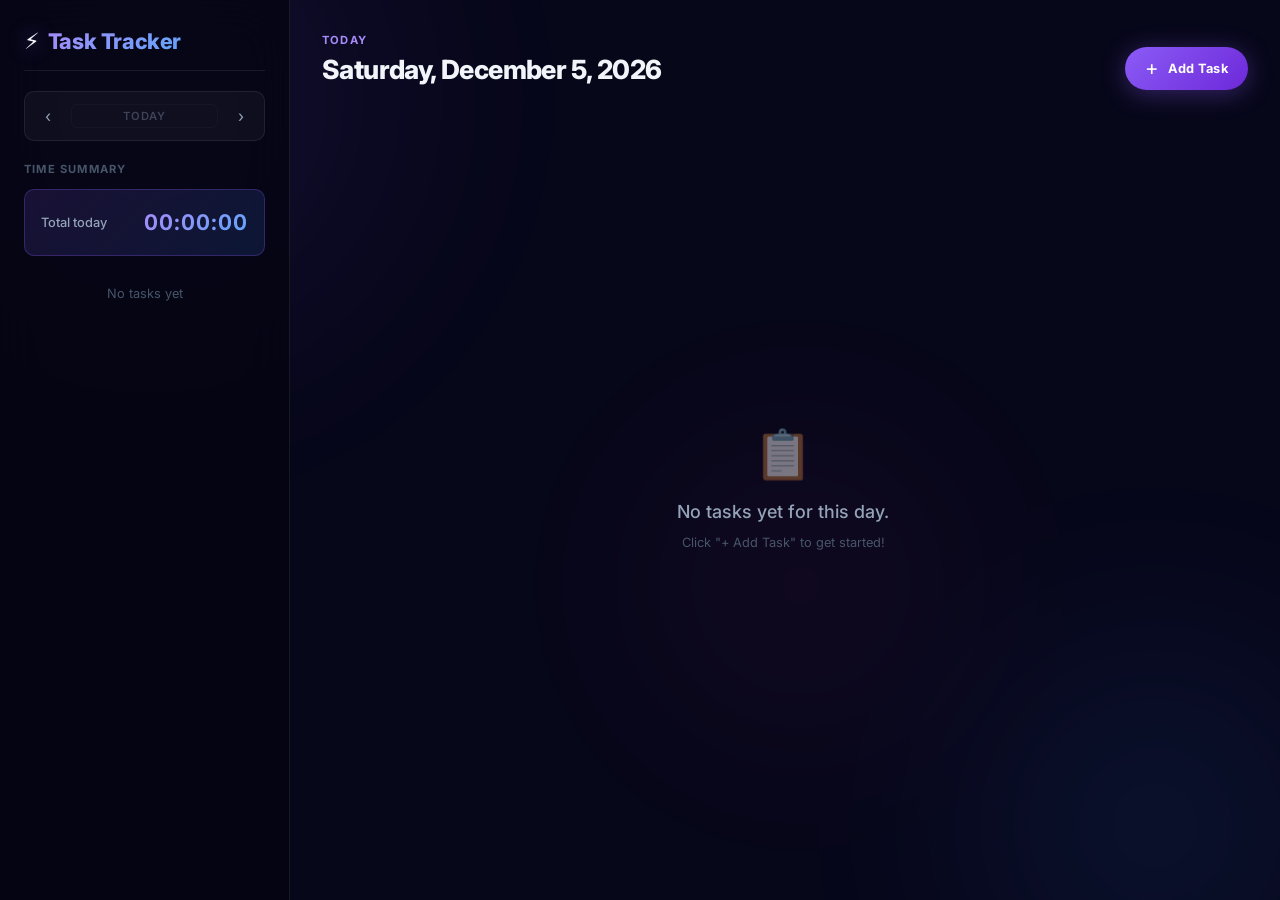
<file: index.html>
<!DOCTYPE html>
<html lang="en">

<head>
  <meta charset="UTF-8" />
  <meta name="viewport" content="width=device-width, initial-scale=1.0" />

  <!-- SEO -->
  <title>Task Tracker — Daily Planner & Time Logger</title>
  <meta name="description" content="A perfect daily task planner with built-in time tracking.
                 Plan your day, start timers on individual tasks, and review
                 a full time summary — all stored locally in your browser." />

  <!-- Stylesheet (includes Google Font import) -->
  <link rel="stylesheet" href="styles.css" />
</head>

<body>

  <!-- ═══════════════════════════════════════════════════════════════════════
       ANIMATED BACKGROUND ORBS
       Decorative radial-gradient blobs that drift slowly behind the UI.
       Defined in CSS; no JS required.
       ═══════════════════════════════════════════════════════════════════════ -->
  <div class="bg-orbs" aria-hidden="true">
    <div class="bg-orb bg-orb-1"></div>
    <div class="bg-orb bg-orb-2"></div>
    <div class="bg-orb bg-orb-3"></div>
  </div>

  <!-- ═══════════════════════════════════════════════════════════════════════
       APP CONTAINER — two-column grid (sidebar + main)
       ═══════════════════════════════════════════════════════════════════════ -->
  <div class="app-container">

    <!-- ──────────────────────────────────────────────────────────────────────
         SIDEBAR
         Contains: brand, day navigation, time summary panel.
         ────────────────────────────────────────────────────────────────────── -->
    <aside class="sidebar" role="complementary" aria-label="Sidebar">

      <!-- Brand -->
      <div class="sidebar-brand">
        <span class="brand-icon" aria-hidden="true">⚡</span>
        <span class="brand-name">Task Tracker</span>
      </div>

      <!-- Day Navigation Controls -->
      <nav class="day-nav" aria-label="Day navigation">
        <button id="btn-prev" class="btn-nav" aria-label="Previous day" title="Previous day">‹</button>

        <button id="btn-today" class="btn-today" aria-label="Go to today" title="Jump to today">Today</button>

        <button id="btn-next" class="btn-nav" aria-label="Next day" title="Next day">›</button>
      </nav>

      <!-- Time Summary Panel -->
      <section class="summary-panel" aria-label="Time summary">
        <h2 class="summary-title">Time Summary</h2>

        <!-- Daily total -->
        <div class="summary-total-card">
          <span class="summary-total-label">Total today</span>
          <span id="summary-total" class="summary-total-time" aria-live="polite"
            aria-label="Total time spent today">00:00:00</span>
        </div>

        <!-- Per-task breakdown list — populated by Renderer.renderSummary() -->
        <ul id="summary-list" class="summary-list" aria-label="Time per task" aria-live="polite">
          <li class="summary-empty">No tasks yet</li>
        </ul>
      </section>

    </aside><!-- /sidebar -->


    <!-- ──────────────────────────────────────────────────────────────────────
         MAIN CONTENT
         Contains: date header, add-task form, task list.
         ────────────────────────────────────────────────────────────────────── -->
    <main class="main-content" role="main">

      <!-- Date Header -->
      <header class="date-header">
        <div class="date-label-group">
          <!-- Badge is hidden when not viewing today (toggled by Renderer) -->
          <span id="date-today-badge" class="date-today-badge hidden" aria-hidden="true">Today</span>

          <!-- h1: current selected date — updated by Renderer.renderDateHeader() -->
          <h1 id="current-date-label">Loading…</h1>
        </div>

        <!-- Opens the inline add-task form -->
        <button id="btn-add-task" class="btn-add-task" aria-label="Add a new task" aria-controls="add-task-form"
          aria-expanded="false">
          <span class="btn-plus" aria-hidden="true">+</span>
          Add Task
        </button>
      </header>

      <!-- ────────────────────────────────────────────────────────────────────
           ADD TASK FORM
           Hidden by default; shown when the user clicks "+ Add Task".
           The `hidden` class is toggled by initEventHandlers() in app.js.
           ──────────────────────────────────────────────────────────────────── -->
      <form id="add-task-form" class="add-task-form hidden" role="form" aria-label="New task form"
        onsubmit="return false;"><!-- Prevent native submit -->

        <input id="task-input" class="task-input" type="text" placeholder="What do you need to do?" maxlength="120"
          autocomplete="off" aria-label="Task title" aria-required="true" />

        <!-- Confirm adds the task; Cancel closes the form without saving -->
        <button id="btn-confirm-add" type="button" class="btn-confirm" aria-label="Add task">Add</button>

        <button id="btn-cancel-add" type="button" class="btn-cancel-add" aria-label="Cancel adding task">Cancel</button>
      </form>

      <!-- ────────────────────────────────────────────────────────────────────
           TASK LIST
           Populated by Renderer.renderTaskList(). Event delegation is set up
           in initEventHandlers() so no per-card listeners are needed.
           ──────────────────────────────────────────────────────────────────── -->
      <div id="task-list" class="task-list" role="list" aria-label="Tasks for the selected day" aria-live="polite">
        <!-- Task cards are injected here by app.js -->
      </div>

    </main><!-- /main-content -->

  </div><!-- /app-container -->

  <!-- ═══════════════════════════════════════════════════════════════════════
       SCRIPTS — core.js must be loaded before app.js
       ═══════════════════════════════════════════════════════════════════════ -->
  <script src="core.js"></script>
  <script src="app.js"></script>

</body>

</html>
</file>
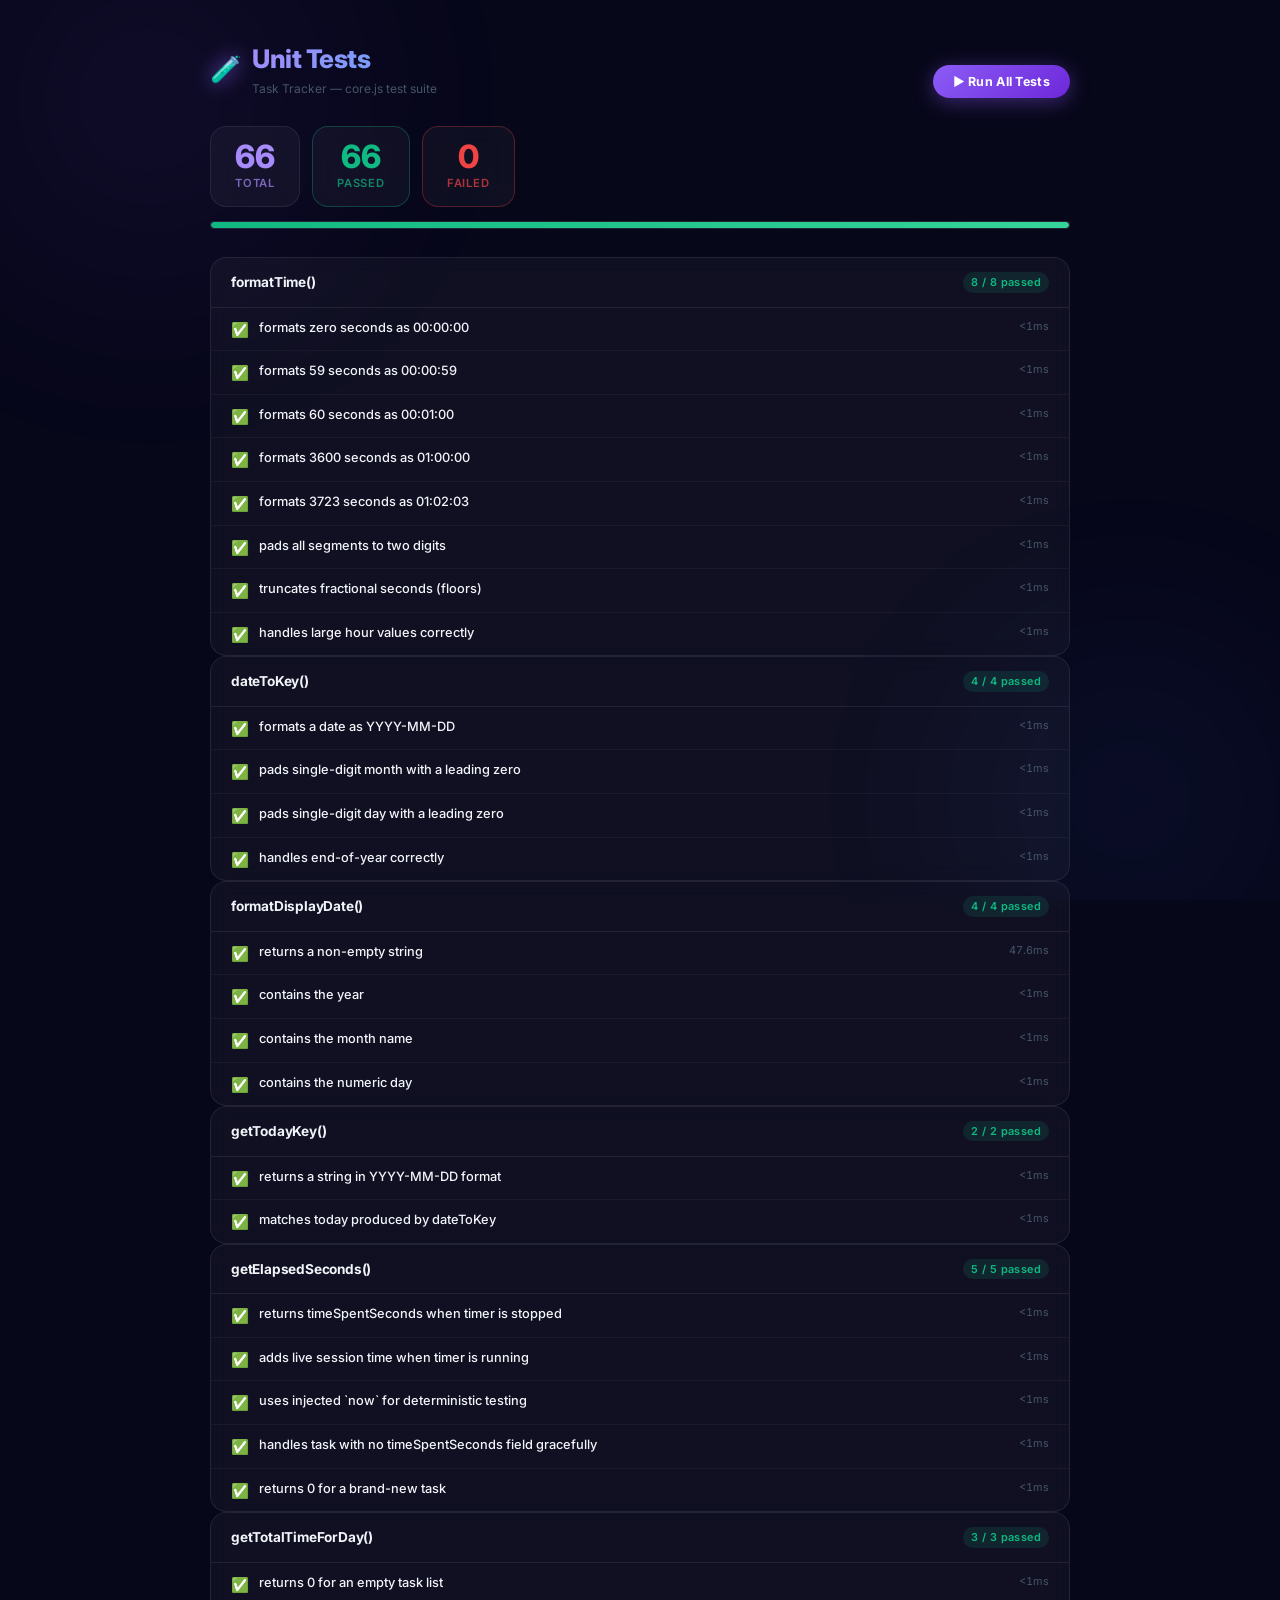
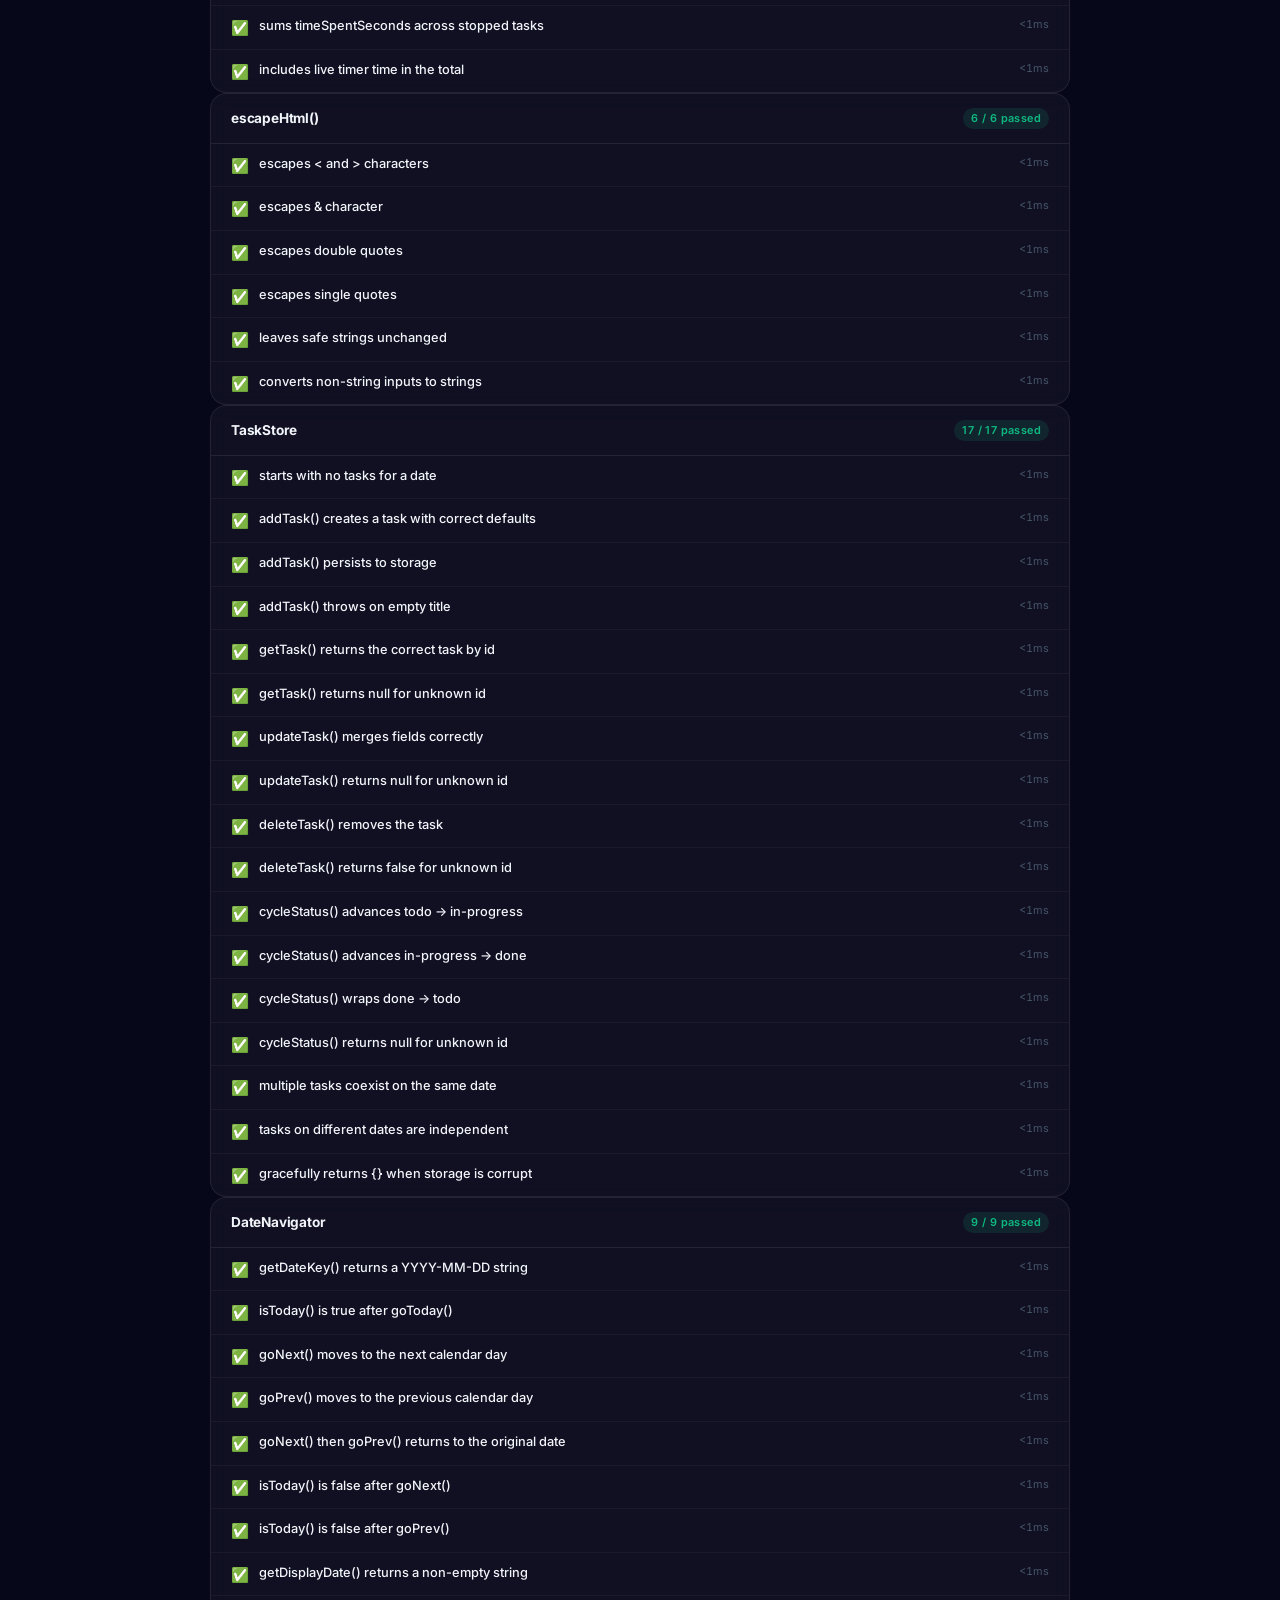
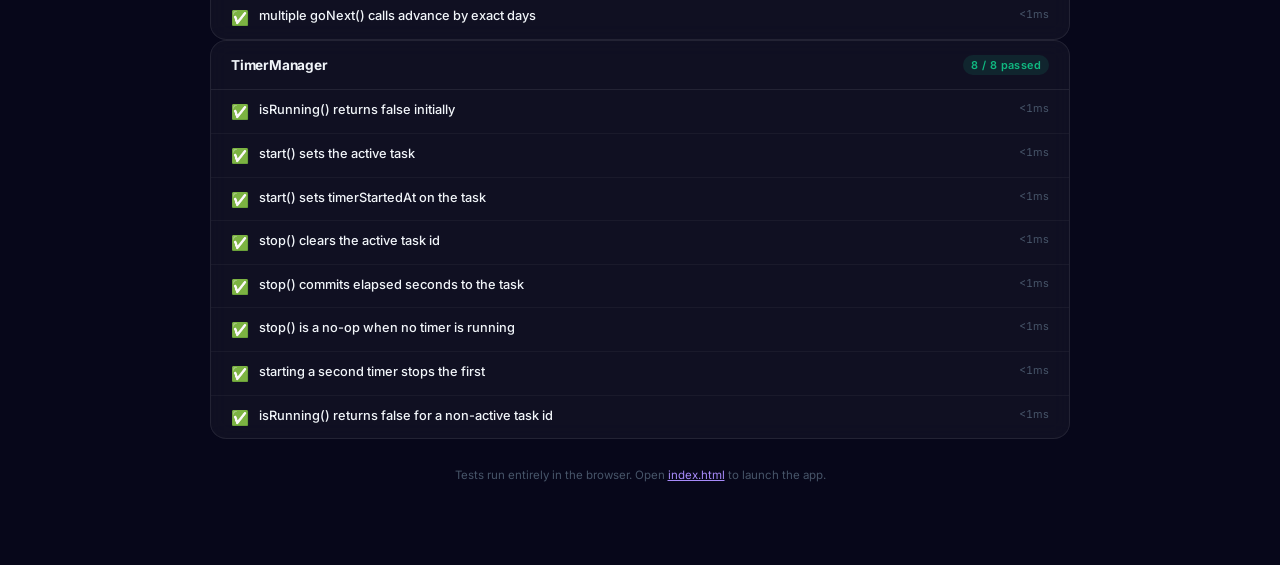
<file: tests.html>
<!DOCTYPE html>
<html lang="en">
<head>
  <meta charset="UTF-8" />
  <meta name="viewport" content="width=device-width, initial-scale=1.0" />
  <title>Task Tracker — Unit Tests</title>

  <!-- Google Font -->
  <link rel="preconnect" href="https://fonts.googleapis.com" />
  <link href="https://fonts.googleapis.com/css2?family=Inter:wght@300;400;500;600;700;800&display=swap" rel="stylesheet" />

  <style>
    /* ─── Design Tokens ─────────────────────────────────────────────────── */
    :root {
      --bg          : #07071a;
      --bg-card     : rgba(255,255,255,0.04);
      --bg-card-h   : rgba(255,255,255,0.07);
      --border      : rgba(255,255,255,0.08);
      --border-s    : rgba(255,255,255,0.15);
      --accent      : #8b5cf6;
      --accent-text : #a78bfa;
      --pass-color  : #10b981;
      --pass-bg     : rgba(16,185,129,0.12);
      --fail-color  : #ef4444;
      --fail-bg     : rgba(239,68,68,0.12);
      --skip-color  : #f59e0b;
      --text-1      : #f1f5f9;
      --text-2      : #94a3b8;
      --text-3      : #475569;
      --font        : 'Inter', system-ui, sans-serif;
      --r-sm        : 6px;
      --r-md        : 10px;
      --r-lg        : 16px;
      --r-pill      : 9999px;
    }

    /* ─── Reset & Base ───────────────────────────────────────────────────── */
    *, *::before, *::after { box-sizing: border-box; margin: 0; padding: 0; }
    html { height: 100%; }
    body {
      font-family     : var(--font);
      background-color: var(--bg);
      color           : var(--text-1);
      min-height      : 100%;
      padding         : 40px 24px 80px;
      -webkit-font-smoothing: antialiased;
      font-size       : 14px;
      line-height     : 1.5;
    }

    /* ─── Background Orbs ───────────────────────────────────────────────── */
    .bg-orbs { position: fixed; inset: 0; z-index: 0; pointer-events: none; overflow: hidden; }
    .orb {
      position     : absolute;
      border-radius: 50%;
      filter       : blur(90px);
      opacity      : 0.09;
      animation    : drift 24s ease-in-out infinite;
    }
    .orb-1 { width:600px;height:600px;background:radial-gradient(circle,#8b5cf6,transparent 70%);top:-200px;left:-150px;animation-delay:0s; }
    .orb-2 { width:500px;height:500px;background:radial-gradient(circle,#3b82f6,transparent 70%);bottom:-150px;right:-100px;animation-delay:-9s; }
    @keyframes drift {
      0%,100% { transform: translate(0,0); }
      50%      { transform: translate(20px,-20px); }
    }

    /* ─── Page Layout ───────────────────────────────────────────────────── */
    .page-wrap {
      position       : relative;
      z-index        : 1;
      max-width      : 860px;
      margin         : 0 auto;
      display        : flex;
      flex-direction : column;
      gap            : 28px;
    }

    /* ─── Header ────────────────────────────────────────────────────────── */
    .page-header { display: flex; align-items: flex-end; justify-content: space-between; gap: 16px; flex-wrap: wrap; }

    .header-title {
      display     : flex;
      align-items : center;
      gap         : 10px;
    }
    .header-icon { font-size: 1.6rem; filter: drop-shadow(0 0 10px rgba(139,92,246,0.9)); }
    .header-title h1 {
      font-size     : 1.6rem;
      font-weight   : 800;
      background    : linear-gradient(135deg,#a78bfa,#60a5fa);
      -webkit-background-clip: text;
      -webkit-text-fill-color: transparent;
      background-clip: text;
      letter-spacing: -0.5px;
    }
    .header-title p { font-size:0.75rem; color: var(--text-3); margin-top:2px; }

    /* ─── Score Cards ───────────────────────────────────────────────────── */
    .scoreboard {
      display  : flex;
      gap      : 12px;
      flex-wrap: wrap;
    }
    .score-card {
      display       : flex;
      flex-direction: column;
      align-items   : center;
      padding       : 14px 24px;
      background    : var(--bg-card);
      border        : 1px solid var(--border);
      border-radius : var(--r-lg);
      min-width     : 90px;
      gap           : 2px;
      backdrop-filter: blur(12px);
    }
    .score-card .count {
      font-size  : 2rem;
      font-weight: 800;
      line-height: 1;
    }
    .score-card .label { font-size: 0.7rem; font-weight: 600; letter-spacing: 0.8px; text-transform: uppercase; }
    .score-pass { border-color: rgba(16,185,129,0.3); }
    .score-pass .count { color: var(--pass-color); }
    .score-pass .label { color: rgba(16,185,129,0.7); }
    .score-fail { border-color: rgba(239,68,68,0.3); }
    .score-fail .count { color: var(--fail-color); }
    .score-fail .label { color: rgba(239,68,68,0.7); }
    .score-total .count { color: var(--accent-text); }
    .score-total .label { color: rgba(167,139,250,0.7); }

    /* ─── Progress Bar ──────────────────────────────────────────────────── */
    .progress-bar-wrap {
      background   : var(--bg-card);
      border       : 1px solid var(--border);
      border-radius: var(--r-pill);
      height       : 8px;
      overflow     : hidden;
    }
    .progress-bar-fill {
      height       : 100%;
      background   : linear-gradient(90deg, var(--pass-color), #34d399);
      border-radius: var(--r-pill);
      transition   : width 0.6s cubic-bezier(0.16,1,0.3,1);
    }

    /* ─── Suite Group ───────────────────────────────────────────────────── */
    .suite-group {
      background   : var(--bg-card);
      border       : 1px solid var(--border);
      border-radius: var(--r-lg);
      overflow     : hidden;
      backdrop-filter: blur(10px);
    }

    .suite-header {
      display        : flex;
      align-items    : center;
      justify-content: space-between;
      padding        : 14px 20px;
      border-bottom  : 1px solid var(--border);
      gap            : 12px;
    }

    .suite-name {
      font-size  : 0.85rem;
      font-weight: 700;
      color      : var(--text-1);
      letter-spacing: -0.2px;
    }

    .suite-badge {
      font-size     : 0.68rem;
      font-weight   : 600;
      padding       : 2px 8px;
      border-radius : var(--r-pill);
      letter-spacing: 0.4px;
    }

    .suite-badge.all-pass { background: var(--pass-bg); color: var(--pass-color); }
    .suite-badge.has-fail { background: var(--fail-bg); color: var(--fail-color); }

    /* ─── Individual Test Rows ──────────────────────────────────────────── */
    .test-row {
      display    : flex;
      align-items: flex-start;
      gap        : 10px;
      padding    : 10px 20px;
      border-bottom: 1px solid rgba(255,255,255,0.04);
      transition : background 140ms ease;
    }
    .test-row:last-child { border-bottom: none; }
    .test-row:hover { background: var(--bg-card-h); }

    .test-icon {
      flex-shrink: 0;
      font-size  : 0.9rem;
      margin-top : 1px;
    }

    .test-info { flex: 1; min-width: 0; }

    .test-name {
      font-size  : 0.8rem;
      font-weight: 500;
      color      : var(--text-1);
    }

    .test-error {
      font-size    : 0.72rem;
      color        : var(--fail-color);
      margin-top   : 4px;
      font-family  : 'Courier New', monospace;
      background   : var(--fail-bg);
      padding      : 4px 8px;
      border-radius: var(--r-sm);
      border-left  : 2px solid var(--fail-color);
      white-space  : pre-wrap;
      word-break   : break-all;
    }

    .test-duration {
      font-size    : 0.68rem;
      color        : var(--text-3);
      margin-left  : auto;
      flex-shrink  : 0;
      font-variant-numeric: tabular-nums;
    }

    /* ─── Run Button ────────────────────────────────────────────────────── */
    #btn-run {
      display      : inline-flex;
      align-items  : center;
      gap          : 6px;
      padding      : 9px 20px;
      background   : linear-gradient(135deg,#8b5cf6,#6d28d9);
      border       : none;
      border-radius: var(--r-pill);
      color        : #fff;
      font-family  : var(--font);
      font-size    : 0.78rem;
      font-weight  : 700;
      cursor       : pointer;
      letter-spacing: 0.3px;
      box-shadow   : 0 4px 20px rgba(139,92,246,0.4);
      transition   : all 200ms ease;
    }
    #btn-run:hover { transform: translateY(-1px); box-shadow: 0 6px 28px rgba(139,92,246,0.6); }
    #btn-run:active { transform: translateY(0); }

    /* ─── Footer note ───────────────────────────────────────────────────── */
    .footer-note {
      font-size : 0.72rem;
      color     : var(--text-3);
      text-align: center;
    }
    .footer-note a { color: var(--accent-text); }
  </style>
</head>
<body>

<!-- Decorative background -->
<div class="bg-orbs" aria-hidden="true">
  <div class="orb orb-1"></div>
  <div class="orb orb-2"></div>
</div>

<div class="page-wrap">

  <!-- ── Page Header ─────────────────────────────────────────────────────── -->
  <div class="page-header">
    <div class="header-title">
      <span class="header-icon">🧪</span>
      <div>
        <h1>Unit Tests</h1>
        <p>Task Tracker — core.js test suite</p>
      </div>
    </div>
    <button id="btn-run" aria-label="Re-run all tests">▶ Run All Tests</button>
  </div>

  <!-- ── Score + Progress ────────────────────────────────────────────────── -->
  <div>
    <div class="scoreboard" id="scoreboard">
      <div class="score-card score-total">
        <span class="count" id="total-count">—</span>
        <span class="label">Total</span>
      </div>
      <div class="score-card score-pass">
        <span class="count" id="pass-count">—</span>
        <span class="label">Passed</span>
      </div>
      <div class="score-card score-fail">
        <span class="count" id="fail-count">—</span>
        <span class="label">Failed</span>
      </div>
    </div>
    <div class="progress-bar-wrap" style="margin-top:14px;">
      <div class="progress-bar-fill" id="progress-bar" style="width:0%"></div>
    </div>
  </div>

  <!-- ── Test Results (injected by test runner) ───────────────────────────── -->
  <div id="results-container"></div>

  <p class="footer-note">
    Tests run entirely in the browser.
    Open <a href="index.html">index.html</a> to launch the app.
  </p>

</div>

<!-- Load the pure core logic first (no DOM dependency) -->
<script src="core.js"></script>

<script>
'use strict';

// ─────────────────────────────────────────────────────────────────────────────
// MINI TEST FRAMEWORK
// ─────────────────────────────────────────────────────────────────────────────

/**
 * Lightweight test runner that collects results and renders them
 * into the page's #results-container element.
 */
const Runner = {
  /** @type {Array<{suite:string, name:string, passed:boolean, error:string|null, ms:number}>} */
  results      : [],
  _currentSuite: '',

  /**
   * Define a named test suite. The callback runs synchronously.
   *
   * @param {string}   name - Suite display name.
   * @param {Function} fn   - Callback containing `it()` calls.
   */
  describe(name, fn) {
    this._currentSuite = name;
    fn();
  },

  /**
   * Define a single test case within a suite.
   *
   * @param {string}   name - Test description.
   * @param {Function} fn   - Test body; throws on assertion failure.
   */
  it(name, fn) {
    const suite = this._currentSuite;
    const start = performance.now();
    try {
      fn();
      this.results.push({ suite, name, passed: true, error: null, ms: performance.now() - start });
    } catch (err) {
      this.results.push({ suite, name, passed: false, error: err.message, ms: performance.now() - start });
    }
  },

  /**
   * Build a chainable assertion object for a given value.
   *
   * @param {*} actual - The value to assert against.
   * @returns {Object} Assertion chain.
   */
  expect(actual) {
    return {
      /**
       * Strict equality (===).
       * @param {*} expected
       */
      toBe(expected) {
        if (actual !== expected) {
          throw new Error(`Expected ${JSON.stringify(expected)}, got ${JSON.stringify(actual)}`);
        }
      },
      /**
       * Deep equality via JSON round-trip.
       * @param {*} expected
       */
      toEqual(expected) {
        const a = JSON.stringify(actual);
        const e = JSON.stringify(expected);
        if (a !== e) throw new Error(`Expected\n  ${e}\ngot\n  ${a}`);
      },
      /** Assert value is truthy. */
      toBeTruthy() {
        if (!actual) throw new Error(`Expected truthy, got ${JSON.stringify(actual)}`);
      },
      /** Assert value is falsy. */
      toBeFalsy() {
        if (actual) throw new Error(`Expected falsy, got ${JSON.stringify(actual)}`);
      },
      /**
       * Assert value is strictly greater than n.
       * @param {number} n
       */
      toBeGreaterThan(n) {
        if (actual <= n) throw new Error(`Expected ${actual} > ${n}`);
      },
      /**
       * Assert value is strictly less than n.
       * @param {number} n
       */
      toBeLessThan(n) {
        if (actual >= n) throw new Error(`Expected ${actual} < ${n}`);
      },
      /**
       * Assert array/string has exact length.
       * @param {number} len
       */
      toHaveLength(len) {
        if (actual.length !== len) {
          throw new Error(`Expected length ${len}, got ${actual.length}`);
        }
      },
      /**
       * Assert string includes substring.
       * @param {string} sub
       */
      toContain(sub) {
        if (!actual.includes(sub)) {
          throw new Error(`Expected ${JSON.stringify(actual)} to contain ${JSON.stringify(sub)}`);
        }
      },
      /** Assert value is null. */
      toBeNull() {
        if (actual !== null) throw new Error(`Expected null, got ${JSON.stringify(actual)}`);
      },
    };
  },

  /**
   * Render all collected results into #results-container and update
   * the scoreboard counts and progress bar.
   */
  render() {
    const container   = document.getElementById('results-container');
    const passCount   = this.results.filter(r => r.passed).length;
    const failCount   = this.results.filter(r => !r.passed).length;
    const totalCount  = this.results.length;
    const pct         = totalCount ? Math.round((passCount / totalCount) * 100) : 0;

    // Update score cards
    document.getElementById('total-count').textContent = totalCount;
    document.getElementById('pass-count').textContent  = passCount;
    document.getElementById('fail-count').textContent  = failCount;
    document.getElementById('progress-bar').style.width = `${pct}%`;

    // Group results by suite
    const suites = {};
    this.results.forEach(r => {
      if (!suites[r.suite]) suites[r.suite] = [];
      suites[r.suite].push(r);
    });

    container.innerHTML = '';

    Object.entries(suites).forEach(([suiteName, tests]) => {
      const allPass  = tests.every(t => t.passed);
      const passN    = tests.filter(t => t.passed).length;

      const group = document.createElement('div');
      group.className = 'suite-group';

      // Suite header
      const header = document.createElement('div');
      header.className = 'suite-header';
      header.innerHTML = `
        <span class="suite-name">${escapeForDisplay(suiteName)}</span>
        <span class="suite-badge ${allPass ? 'all-pass' : 'has-fail'}">
          ${passN} / ${tests.length} passed
        </span>`;
      group.appendChild(header);

      // Individual test rows
      tests.forEach(t => {
        const row = document.createElement('div');
        row.className = 'test-row';

        const msStr   = t.ms < 1 ? '<1ms' : `${t.ms.toFixed(1)}ms`;
        const icon    = t.passed ? '✅' : '❌';

        row.innerHTML = `
          <span class="test-icon" aria-hidden="true">${icon}</span>
          <div class="test-info">
            <div class="test-name">${escapeForDisplay(t.name)}</div>
            ${t.error ? `<div class="test-error">${escapeForDisplay(t.error)}</div>` : ''}
          </div>
          <span class="test-duration">${msStr}</span>`;

        group.appendChild(row);
      });

      container.appendChild(group);
    });
  },
};

/** HTML-escape a string for safe injection into innerHTML. */
function escapeForDisplay(str) {
  return String(str)
    .replace(/&/g,'&amp;').replace(/</g,'&lt;').replace(/>/g,'&gt;')
    .replace(/"/g,'&quot;');
}


// ─────────────────────────────────────────────────────────────────────────────
// MOCK STORAGE FACTORY
// ─────────────────────────────────────────────────────────────────────────────

/**
 * Create a fresh in-memory storage object that mimics the localStorage API.
 * Used to isolate TaskStore tests from the real browser localStorage.
 *
 * @returns {{ getItem: Function, setItem: Function, clear: Function }}
 */
function createMockStorage() {
  let store = {};
  return {
    getItem : (key)        => Object.prototype.hasOwnProperty.call(store, key) ? store[key] : null,
    setItem : (key, value) => { store[key] = String(value); },
    clear   : ()           => { store = {}; },
  };
}


// ─────────────────────────────────────────────────────────────────────────────
// TEST SUITES
// ─────────────────────────────────────────────────────────────────────────────

/** Run all test suites and render the results. Called on page load and by button. */
function runAllTests() {
  // Reset runner state between re-runs
  Runner.results       = [];
  Runner._currentSuite = '';

  const { describe, it, expect } = Runner;

  // Bind so `this` is correct inside method calls
  const D = describe.bind(Runner);
  const I = it.bind(Runner);
  const E = expect.bind(Runner);


  // ── SUITE: formatTime ─────────────────────────────────────────────────────
  D('formatTime()', () => {

    I('formats zero seconds as 00:00:00', () => {
      E(formatTime(0)).toBe('00:00:00');
    });

    I('formats 59 seconds as 00:00:59', () => {
      E(formatTime(59)).toBe('00:00:59');
    });

    I('formats 60 seconds as 00:01:00', () => {
      E(formatTime(60)).toBe('00:01:00');
    });

    I('formats 3600 seconds as 01:00:00', () => {
      E(formatTime(3600)).toBe('01:00:00');
    });

    I('formats 3723 seconds as 01:02:03', () => {
      E(formatTime(3723)).toBe('01:02:03');
    });

    I('pads all segments to two digits', () => {
      // 1h 1m 1s
      E(formatTime(3661)).toBe('01:01:01');
    });

    I('truncates fractional seconds (floors)', () => {
      // 1.9 seconds should display as 00:00:01
      E(formatTime(1.9)).toBe('00:00:01');
    });

    I('handles large hour values correctly', () => {
      // 10 hours exactly
      E(formatTime(36000)).toBe('10:00:00');
    });
  });


  // ── SUITE: dateToKey ──────────────────────────────────────────────────────
  D('dateToKey()', () => {

    I('formats a date as YYYY-MM-DD', () => {
      // June 14 2026 — month and day are both padded
      const d = new Date(2026, 5, 14); // Month is 0-indexed
      E(dateToKey(d)).toBe('2026-06-14');
    });

    I('pads single-digit month with a leading zero', () => {
      const d = new Date(2026, 0, 5); // January 5
      E(dateToKey(d)).toBe('2026-01-05');
    });

    I('pads single-digit day with a leading zero', () => {
      const d = new Date(2026, 11, 3); // December 3
      E(dateToKey(d)).toBe('2026-12-03');
    });

    I('handles end-of-year correctly', () => {
      const d = new Date(2026, 11, 31); // December 31
      E(dateToKey(d)).toBe('2026-12-31');
    });
  });


  // ── SUITE: formatDisplayDate ──────────────────────────────────────────────
  D('formatDisplayDate()', () => {

    I('returns a non-empty string', () => {
      E(formatDisplayDate(new Date())).toBeTruthy();
    });

    I('contains the year', () => {
      const d = new Date(2026, 5, 14);
      E(formatDisplayDate(d)).toContain('2026');
    });

    I('contains the month name', () => {
      const d = new Date(2026, 5, 14); // June
      E(formatDisplayDate(d)).toContain('June');
    });

    I('contains the numeric day', () => {
      const d = new Date(2026, 5, 14);
      E(formatDisplayDate(d)).toContain('14');
    });
  });


  // ── SUITE: getTodayKey ────────────────────────────────────────────────────
  D('getTodayKey()', () => {

    I('returns a string in YYYY-MM-DD format', () => {
      const key = getTodayKey();
      // Basic format check via regex
      const isValid = /^\d{4}-\d{2}-\d{2}$/.test(key);
      E(isValid).toBeTruthy();
    });

    I('matches today produced by dateToKey', () => {
      E(getTodayKey()).toBe(dateToKey(new Date()));
    });
  });


  // ── SUITE: getElapsedSeconds ──────────────────────────────────────────────
  D('getElapsedSeconds()', () => {

    I('returns timeSpentSeconds when timer is stopped', () => {
      const task = { timeSpentSeconds: 120, timerStartedAt: null };
      E(getElapsedSeconds(task)).toBe(120);
    });

    I('adds live session time when timer is running', () => {
      const startedAt = Date.now() - 5000; // started 5 seconds ago
      const task      = { timeSpentSeconds: 10, timerStartedAt: startedAt };
      const elapsed   = getElapsedSeconds(task);
      // Should be about 15 seconds — allow ±0.5s tolerance
      E(elapsed).toBeGreaterThan(14.5);
      E(elapsed).toBeLessThan(15.5);
    });

    I('uses injected `now` for deterministic testing', () => {
      const fixedNow  = 1_000_000;
      const startedAt = fixedNow - 3000; // exactly 3 seconds ago
      const task      = { timeSpentSeconds: 7, timerStartedAt: startedAt };
      // 7 committed + 3 live = exactly 10
      E(getElapsedSeconds(task, fixedNow)).toBe(10);
    });

    I('handles task with no timeSpentSeconds field gracefully', () => {
      const task = { timerStartedAt: null }; // missing field
      E(getElapsedSeconds(task)).toBe(0);
    });

    I('returns 0 for a brand-new task', () => {
      const task = { timeSpentSeconds: 0, timerStartedAt: null };
      E(getElapsedSeconds(task)).toBe(0);
    });
  });


  // ── SUITE: getTotalTimeForDay ─────────────────────────────────────────────
  D('getTotalTimeForDay()', () => {

    I('returns 0 for an empty task list', () => {
      E(getTotalTimeForDay([])).toBe(0);
    });

    I('sums timeSpentSeconds across stopped tasks', () => {
      const tasks = [
        { timeSpentSeconds: 60,  timerStartedAt: null },
        { timeSpentSeconds: 120, timerStartedAt: null },
        { timeSpentSeconds: 30,  timerStartedAt: null },
      ];
      E(getTotalTimeForDay(tasks)).toBe(210);
    });

    I('includes live timer time in the total', () => {
      const fixedNow = 1_000_000;
      const tasks    = [
        { timeSpentSeconds: 100, timerStartedAt: null },
        // Started 10 seconds before fixedNow
        { timeSpentSeconds: 50,  timerStartedAt: fixedNow - 10_000 },
      ];
      // 100 + (50 + 10) = 160
      E(getTotalTimeForDay(tasks, fixedNow)).toBe(160);
    });
  });


  // ── SUITE: escapeHtml ─────────────────────────────────────────────────────
  D('escapeHtml()', () => {

    I('escapes < and > characters', () => {
      E(escapeHtml('<b>')).toBe('&lt;b&gt;');
    });

    I('escapes & character', () => {
      E(escapeHtml('A & B')).toBe('A &amp; B');
    });

    I('escapes double quotes', () => {
      E(escapeHtml('"hello"')).toBe('&quot;hello&quot;');
    });

    I('escapes single quotes', () => {
      E(escapeHtml("it's")).toBe('it&#039;s');
    });

    I('leaves safe strings unchanged', () => {
      E(escapeHtml('Hello World 123')).toBe('Hello World 123');
    });

    I('converts non-string inputs to strings', () => {
      E(typeof escapeHtml(42)).toBe('string');
    });
  });


  // ── SUITE: TaskStore ──────────────────────────────────────────────────────
  D('TaskStore', () => {

    // Use a fresh mock before each group of tests
    const mock = createMockStorage();
    TaskStore._storage = mock;
    const DATE = '2026-06-14';

    I('starts with no tasks for a date', () => {
      mock.clear();
      E(TaskStore.getTasksForDate(DATE)).toHaveLength(0);
    });

    I('addTask() creates a task with correct defaults', () => {
      mock.clear();
      const task = TaskStore.addTask(DATE, '  Write tests  ');
      E(task.title).toBe('Write tests');         // trimmed
      E(task.status).toBe('todo');
      E(task.timeSpentSeconds).toBe(0);
      E(task.timerStartedAt).toBeNull();
      E(typeof task.id).toBe('string');
      E(task.id.length).toBeGreaterThan(0);
    });

    I('addTask() persists to storage', () => {
      mock.clear();
      TaskStore.addTask(DATE, 'Task A');
      E(TaskStore.getTasksForDate(DATE)).toHaveLength(1);
    });

    I('addTask() throws on empty title', () => {
      mock.clear();
      let threw = false;
      try { TaskStore.addTask(DATE, '   '); } catch (_) { threw = true; }
      E(threw).toBeTruthy();
    });

    I('getTask() returns the correct task by id', () => {
      mock.clear();
      const created = TaskStore.addTask(DATE, 'Find me');
      const found   = TaskStore.getTask(DATE, created.id);
      E(found).toEqual(created);
    });

    I('getTask() returns null for unknown id', () => {
      mock.clear();
      E(TaskStore.getTask(DATE, 'nonexistent-id')).toBeNull();
    });

    I('updateTask() merges fields correctly', () => {
      mock.clear();
      const task    = TaskStore.addTask(DATE, 'Update me');
      const updated = TaskStore.updateTask(DATE, task.id, { status: 'done' });
      E(updated.status).toBe('done');
      E(updated.title).toBe('Update me');   // unchanged
    });

    I('updateTask() returns null for unknown id', () => {
      mock.clear();
      TaskStore.addTask(DATE, 'Exists');
      E(TaskStore.updateTask(DATE, 'bad-id', { status: 'done' })).toBeNull();
    });

    I('deleteTask() removes the task', () => {
      mock.clear();
      const task = TaskStore.addTask(DATE, 'Delete me');
      const ok   = TaskStore.deleteTask(DATE, task.id);
      E(ok).toBeTruthy();
      E(TaskStore.getTasksForDate(DATE)).toHaveLength(0);
    });

    I('deleteTask() returns false for unknown id', () => {
      mock.clear();
      TaskStore.addTask(DATE, 'Stays');
      E(TaskStore.deleteTask(DATE, 'bad-id')).toBe(false);
    });

    I('cycleStatus() advances todo → in-progress', () => {
      mock.clear();
      const task    = TaskStore.addTask(DATE, 'Cycle me');
      const updated = TaskStore.cycleStatus(DATE, task.id);
      E(updated.status).toBe('in-progress');
    });

    I('cycleStatus() advances in-progress → done', () => {
      mock.clear();
      const task = TaskStore.addTask(DATE, 'Cycle me 2');
      TaskStore.cycleStatus(DATE, task.id);            // todo → in-progress
      const done = TaskStore.cycleStatus(DATE, task.id); // in-progress → done
      E(done.status).toBe('done');
    });

    I('cycleStatus() wraps done → todo', () => {
      mock.clear();
      const task = TaskStore.addTask(DATE, 'Wrap');
      TaskStore.cycleStatus(DATE, task.id); // → in-progress
      TaskStore.cycleStatus(DATE, task.id); // → done
      const back = TaskStore.cycleStatus(DATE, task.id); // → todo
      E(back.status).toBe('todo');
    });

    I('cycleStatus() returns null for unknown id', () => {
      mock.clear();
      E(TaskStore.cycleStatus(DATE, 'no-such-id')).toBeNull();
    });

    I('multiple tasks coexist on the same date', () => {
      mock.clear();
      TaskStore.addTask(DATE, 'Alpha');
      TaskStore.addTask(DATE, 'Beta');
      TaskStore.addTask(DATE, 'Gamma');
      E(TaskStore.getTasksForDate(DATE)).toHaveLength(3);
    });

    I('tasks on different dates are independent', () => {
      mock.clear();
      const DATE2 = '2026-06-15';
      TaskStore.addTask(DATE,  'Day 1 task');
      TaskStore.addTask(DATE2, 'Day 2 task');
      E(TaskStore.getTasksForDate(DATE)).toHaveLength(1);
      E(TaskStore.getTasksForDate(DATE2)).toHaveLength(1);
    });

    I('gracefully returns {} when storage is corrupt', () => {
      // Corrupt the storage entry
      mock.setItem(TaskStore.STORAGE_KEY, '{ invalid json !!');
      E(TaskStore.getTasksForDate(DATE)).toHaveLength(0);
      mock.clear(); // Restore clean state
    });
  });


  // ── SUITE: DateNavigator ──────────────────────────────────────────────────
  D('DateNavigator', () => {

    I('getDateKey() returns a YYYY-MM-DD string', () => {
      DateNavigator.goToday();
      const key = DateNavigator.getDateKey();
      E(/^\d{4}-\d{2}-\d{2}$/.test(key)).toBeTruthy();
    });

    I('isToday() is true after goToday()', () => {
      DateNavigator.goToday();
      E(DateNavigator.isToday()).toBeTruthy();
    });

    I('goNext() moves to the next calendar day', () => {
      DateNavigator.goToday();
      const before = DateNavigator.getDateKey();
      DateNavigator.goNext();
      const after  = DateNavigator.getDateKey();
      E(after > before).toBeTruthy(); // lexicographic: YYYY-MM-DD sorts correctly
    });

    I('goPrev() moves to the previous calendar day', () => {
      DateNavigator.goToday();
      const before = DateNavigator.getDateKey();
      DateNavigator.goPrev();
      const after  = DateNavigator.getDateKey();
      E(after < before).toBeTruthy();
    });

    I('goNext() then goPrev() returns to the original date', () => {
      DateNavigator.goToday();
      const original = DateNavigator.getDateKey();
      DateNavigator.goNext();
      DateNavigator.goPrev();
      E(DateNavigator.getDateKey()).toBe(original);
    });

    I('isToday() is false after goNext()', () => {
      DateNavigator.goToday();
      DateNavigator.goNext();
      E(DateNavigator.isToday()).toBeFalsy();
    });

    I('isToday() is false after goPrev()', () => {
      DateNavigator.goToday();
      DateNavigator.goPrev();
      E(DateNavigator.isToday()).toBeFalsy();
    });

    I('getDisplayDate() returns a non-empty string', () => {
      DateNavigator.goToday();
      E(DateNavigator.getDisplayDate()).toBeTruthy();
    });

    I('multiple goNext() calls advance by exact days', () => {
      // Set to a known date
      DateNavigator.currentDate = new Date(2026, 5, 14); // June 14
      DateNavigator.goNext();
      DateNavigator.goNext();
      DateNavigator.goNext();
      E(DateNavigator.getDateKey()).toBe('2026-06-17');
      DateNavigator.goToday(); // Restore
    });
  });


  // ── SUITE: TimerManager ───────────────────────────────────────────────────
  D('TimerManager', () => {

    // Inject a fake setInterval/clearInterval so tests run synchronously
    let tickCallback  = null;
    let intervalHandle = 0;
    TimerManager._setInterval   = (fn) => { tickCallback = fn; return ++intervalHandle; };
    TimerManager._clearInterval = ()   => { tickCallback = null; };

    // Reset TaskStore to a clean mock before each timer test
    const mock = createMockStorage();
    TaskStore._storage = mock;
    const DATE   = '2026-06-14';

    I('isRunning() returns false initially', () => {
      // Reset manager state
      TimerManager.activeTaskId  = null;
      TimerManager.activeDateKey = null;
      TimerManager._intervalId   = null;
      E(TimerManager.isRunning('any-id')).toBeFalsy();
    });

    I('start() sets the active task', () => {
      mock.clear();
      TimerManager.activeTaskId = null;
      const task = TaskStore.addTask(DATE, 'Timer test');
      TimerManager.start(DATE, task.id);
      E(TimerManager.isRunning(task.id)).toBeTruthy();
      TimerManager.stop(); // Clean up
    });

    I('start() sets timerStartedAt on the task', () => {
      mock.clear();
      TimerManager.activeTaskId = null;
      const task      = TaskStore.addTask(DATE, 'Timer start test');
      const before    = Date.now();
      TimerManager.start(DATE, task.id);
      const after     = Date.now();
      const refreshed = TaskStore.getTask(DATE, task.id);
      E(refreshed.timerStartedAt).toBeGreaterThan(before - 1);
      E(refreshed.timerStartedAt).toBeLessThan(after  + 1);
      TimerManager.stop();
    });

    I('stop() clears the active task id', () => {
      mock.clear();
      TimerManager.activeTaskId = null;
      const task = TaskStore.addTask(DATE, 'Stop test');
      TimerManager.start(DATE, task.id);
      TimerManager.stop();
      E(TimerManager.activeTaskId).toBeNull();
    });

    I('stop() commits elapsed seconds to the task', () => {
      mock.clear();
      TimerManager.activeTaskId = null;
      const task      = TaskStore.addTask(DATE, 'Commit test');
      // Manually backdate timerStartedAt to simulate 5 seconds running
      TaskStore.updateTask(DATE, task.id, { timerStartedAt: Date.now() - 5000 });
      // Fake-start the manager (bypassing setInterval)
      TimerManager.activeTaskId  = task.id;
      TimerManager.activeDateKey = DATE;
      TimerManager.stop();
      const saved = TaskStore.getTask(DATE, task.id);
      // Should have at least 4.9 seconds committed
      E(saved.timeSpentSeconds).toBeGreaterThan(4.9);
      E(saved.timerStartedAt).toBeNull();
    });

    I('stop() is a no-op when no timer is running', () => {
      TimerManager.activeTaskId = null;
      // Should not throw
      let threw = false;
      try { TimerManager.stop(); } catch (_) { threw = true; }
      E(threw).toBeFalsy();
    });

    I('starting a second timer stops the first', () => {
      mock.clear();
      TimerManager.activeTaskId = null;
      const task1 = TaskStore.addTask(DATE, 'Task 1');
      const task2 = TaskStore.addTask(DATE, 'Task 2');

      TimerManager.start(DATE, task1.id);
      E(TimerManager.isRunning(task1.id)).toBeTruthy();

      TimerManager.start(DATE, task2.id);
      E(TimerManager.isRunning(task1.id)).toBeFalsy();
      E(TimerManager.isRunning(task2.id)).toBeTruthy();

      TimerManager.stop();
    });

    I('isRunning() returns false for a non-active task id', () => {
      mock.clear();
      TimerManager.activeTaskId = null;
      const task1 = TaskStore.addTask(DATE, 'Active');
      const task2 = TaskStore.addTask(DATE, 'Inactive');
      TimerManager.start(DATE, task1.id);
      E(TimerManager.isRunning(task2.id)).toBeFalsy();
      TimerManager.stop();
    });

    // Restore real setInterval/clearInterval after timer tests
    TimerManager._setInterval   = (fn, ms) => setInterval(fn, ms);
    TimerManager._clearInterval = (id)     => clearInterval(id);
    // Restore real localStorage
    TaskStore._storage = (typeof localStorage !== 'undefined') ? localStorage : null;
  });

  // ── Render results ──────────────────────────────────────────────────────────
  Runner.render();
}

// ─────────────────────────────────────────────────────────────────────────────
// BOOTSTRAP
// ─────────────────────────────────────────────────────────────────────────────

/** Run tests once on page load, and again when the button is clicked. */
document.addEventListener('DOMContentLoaded', () => {
  runAllTests();
  document.getElementById('btn-run').addEventListener('click', runAllTests);
});
</script>
</body>
</html>
</file>
<file: styles.css>
/**
 * styles.css — Task Tracker Design System
 * ─────────────────────────────────────────────────────────────────────────────
 * Dark glassmorphism aesthetic with animated background orbs, vibrant accent
 * colors, smooth micro-animations, and a fully responsive grid layout.
 *
 * Table of Contents:
 *   1. Design Tokens (CSS Custom Properties)
 *   2. Reset & Base
 *   3. Animated Background
 *   4. App Layout (sidebar + main)
 *   5. Sidebar — Brand, Day Nav, Summary Panel
 *   6. Main Content — Date Header, Add-Task Form
 *   7. Task List & Empty State
 *   8. Task Cards
 *   9. Status Pills
 *   10. Timer Display & Buttons
 *   11. Utility Classes
 *   12. Scrollbars
 *   13. Responsive Breakpoints
 * ─────────────────────────────────────────────────────────────────────────────
 */

/* ─────────────────────────────────────────────────────────────────────────────
   1. DESIGN TOKENS
   ───────────────────────────────────────────────────────────────────────────── */
@import url('https://fonts.googleapis.com/css2?family=Inter:wght@300;400;500;600;700;800&display=swap');

:root {
  /* Background */
  --bg-deep        : #07071a;
  --bg-card        : rgba(255, 255, 255, 0.04);
  --bg-card-hover  : rgba(255, 255, 255, 0.07);
  --bg-sidebar     : rgba(4, 4, 16, 0.75);
  --bg-input       : rgba(255, 255, 255, 0.05);

  /* Borders */
  --border         : rgba(255, 255, 255, 0.08);
  --border-strong  : rgba(255, 255, 255, 0.16);
  --border-accent  : rgba(139, 92, 246, 0.4);

  /* Accent — violet/indigo */
  --accent         : #8b5cf6;
  --accent-dark    : #6d28d9;
  --accent-glow    : rgba(139, 92, 246, 0.35);
  --accent-text    : #a78bfa;

  /* Status Colors */
  --todo-color     : #64748b;
  --todo-bg        : rgba(100, 116, 139, 0.15);
  --inprogress-color : #f59e0b;
  --inprogress-bg  : rgba(245, 158, 11, 0.15);
  --done-color     : #10b981;
  --done-bg        : rgba(16, 185, 129, 0.15);

  /* Danger */
  --danger         : #ef4444;
  --danger-dark    : #dc2626;
  --danger-glow    : rgba(239, 68, 68, 0.35);

  /* Text */
  --text-primary   : #f1f5f9;
  --text-secondary : #94a3b8;
  --text-muted     : #475569;

  /* Typography */
  --font           : 'Inter', system-ui, -apple-system, sans-serif;
  --font-xs        : 0.7rem;
  --font-sm        : 0.8rem;
  --font-base      : 0.875rem;
  --font-md        : 1rem;
  --font-lg        : 1.125rem;
  --font-xl        : 1.35rem;
  --font-2xl       : 1.65rem;

  /* Spacing */
  --sp-1           : 4px;
  --sp-2           : 8px;
  --sp-3           : 12px;
  --sp-4           : 16px;
  --sp-5           : 20px;
  --sp-6           : 24px;
  --sp-8           : 32px;

  /* Radii */
  --r-sm           : 6px;
  --r-md           : 10px;
  --r-lg           : 16px;
  --r-xl           : 20px;
  --r-pill         : 9999px;

  /* Transitions */
  --t-fast         : 140ms ease;
  --t-base         : 240ms ease;
  --t-slow         : 380ms cubic-bezier(0.16, 1, 0.3, 1);

  /* Shadows */
  --shadow-sm      : 0 1px 4px rgba(0,0,0,0.5);
  --shadow-md      : 0 4px 20px rgba(0,0,0,0.4);
  --shadow-lg      : 0 8px 40px rgba(0,0,0,0.5);
  --shadow-accent  : 0 4px 24px var(--accent-glow);
  --shadow-danger  : 0 4px 20px var(--danger-glow);

  /* Sidebar width */
  --sidebar-w      : 290px;
}

/* ─────────────────────────────────────────────────────────────────────────────
   2. RESET & BASE
   ───────────────────────────────────────────────────────────────────────────── */
*, *::before, *::after { box-sizing: border-box; margin: 0; padding: 0; }

html, body { height: 100%; overflow: hidden; }

body {
  font-family     : var(--font);
  font-size       : var(--font-base);
  color           : var(--text-primary);
  background-color: var(--bg-deep);
  line-height     : 1.5;
  -webkit-font-smoothing: antialiased;
}

button { font-family: var(--font); }
input  { font-family: var(--font); }
ul, ol { list-style: none; }
a      { text-decoration: none; color: inherit; }

/* ─────────────────────────────────────────────────────────────────────────────
   3. ANIMATED BACKGROUND — floating radial-gradient orbs
   ───────────────────────────────────────────────────────────────────────────── */
.bg-orbs {
  position: fixed;
  inset    : 0;
  z-index  : 0;
  pointer-events: none;
  overflow : hidden;
}

.bg-orb {
  position     : absolute;
  border-radius: 50%;
  filter       : blur(90px);
  opacity      : 0.12;
  animation    : orbDrift 24s ease-in-out infinite;
}

/* Violet orb — top-left */
.bg-orb-1 {
  width           : 700px;
  height          : 700px;
  background      : radial-gradient(circle, #8b5cf6, transparent 70%);
  top             : -250px;
  left            : -200px;
  animation-delay : 0s;
}

/* Cyan orb — bottom-right */
.bg-orb-2 {
  width           : 550px;
  height          : 550px;
  background      : radial-gradient(circle, #3b82f6, transparent 70%);
  bottom          : -200px;
  right           : -150px;
  animation-delay : -9s;
}

/* Rose orb — center */
.bg-orb-3 {
  width           : 450px;
  height          : 450px;
  background      : radial-gradient(circle, #ec4899, transparent 70%);
  top             : 40%;
  left            : 45%;
  animation-delay : -18s;
  opacity         : 0.07;
}

@keyframes orbDrift {
  0%, 100% { transform: translate(0px,   0px)   scale(1);    }
  33%       { transform: translate(40px, -40px)  scale(1.06); }
  66%       { transform: translate(-25px, 30px)  scale(0.94); }
}

/* ─────────────────────────────────────────────────────────────────────────────
   4. APP LAYOUT
   ───────────────────────────────────────────────────────────────────────────── */
.app-container {
  position      : relative;
  z-index       : 1;
  display       : grid;
  grid-template-columns: var(--sidebar-w) 1fr;
  height        : 100vh;
}

/* ─────────────────────────────────────────────────────────────────────────────
   5. SIDEBAR
   ───────────────────────────────────────────────────────────────────────────── */
.sidebar {
  background       : var(--bg-sidebar);
  backdrop-filter  : blur(24px);
  -webkit-backdrop-filter: blur(24px);
  border-right     : 1px solid var(--border);
  display          : flex;
  flex-direction   : column;
  padding          : var(--sp-6);
  gap              : var(--sp-5);
  overflow-y       : auto;
}

/* — Brand ─── */
.sidebar-brand {
  display    : flex;
  align-items: center;
  gap        : var(--sp-2);
  padding-bottom: var(--sp-3);
  border-bottom : 1px solid var(--border);
}

.brand-icon {
  font-size  : 1.4rem;
  filter     : drop-shadow(0 0 10px rgba(139, 92, 246, 0.9));
  flex-shrink: 0;
}

.brand-name {
  font-size  : var(--font-xl);
  font-weight: 800;
  background : linear-gradient(135deg, #a78bfa 0%, #60a5fa 100%);
  -webkit-background-clip: text;
  -webkit-text-fill-color: transparent;
  background-clip        : text;
  letter-spacing         : -0.4px;
}

/* — Day Navigation ─── */
.day-nav {
  display       : flex;
  align-items   : center;
  gap           : var(--sp-2);
  background    : var(--bg-card);
  border        : 1px solid var(--border);
  border-radius : var(--r-md);
  padding       : var(--sp-2);
}

.btn-nav {
  flex           : 0 0 auto;
  background     : transparent;
  border         : none;
  color          : var(--text-secondary);
  cursor         : pointer;
  padding        : var(--sp-2) var(--sp-3);
  border-radius  : var(--r-sm);
  font-size      : var(--font-md);
  line-height    : 1;
  transition     : all var(--t-fast);
  display        : flex;
  align-items    : center;
  justify-content: center;
}

.btn-nav:hover {
  background: var(--bg-card-hover);
  color     : var(--text-primary);
}

.btn-today {
  flex          : 1;
  background    : transparent;
  border        : 1px solid var(--border);
  border-radius : var(--r-sm);
  color         : var(--text-secondary);
  font-family   : var(--font);
  font-size     : var(--font-xs);
  font-weight   : 600;
  letter-spacing: 0.8px;
  text-transform: uppercase;
  cursor        : pointer;
  padding       : var(--sp-1) var(--sp-2);
  transition    : all var(--t-fast);
}

.btn-today:hover:not([disabled]) {
  border-color: var(--accent);
  color       : var(--accent-text);
}

.btn-today[disabled] {
  opacity       : 0.35;
  cursor        : default;
  pointer-events: none;
}

/* — Summary Panel ─── */
.summary-panel { flex: 1; min-height: 0; }

.summary-title {
  font-size     : var(--font-xs);
  font-weight   : 700;
  text-transform: uppercase;
  letter-spacing: 1.2px;
  color         : var(--text-muted);
  margin-bottom : var(--sp-3);
}

.summary-total-card {
  display       : flex;
  justify-content: space-between;
  align-items   : center;
  padding       : var(--sp-4);
  background    : linear-gradient(135deg,
    rgba(139, 92, 246, 0.14),
    rgba(59, 130, 246, 0.14)
  );
  border        : 1px solid rgba(139, 92, 246, 0.28);
  border-radius : var(--r-md);
  margin-bottom : var(--sp-3);
}

.summary-total-label {
  font-size  : var(--font-sm);
  font-weight: 500;
  color      : var(--text-secondary);
}

.summary-total-time {
  font-size           : var(--font-xl);
  font-weight         : 700;
  font-variant-numeric: tabular-nums;
  background          : linear-gradient(135deg, #a78bfa, #60a5fa);
  -webkit-background-clip: text;
  -webkit-text-fill-color: transparent;
  background-clip     : text;
  letter-spacing      : 1px;
}

.summary-list {
  display       : flex;
  flex-direction: column;
  gap           : 2px;
  overflow-y    : auto;
  max-height    : 320px;
}

.summary-item {
  display        : flex;
  justify-content: space-between;
  align-items    : center;
  padding        : var(--sp-2) var(--sp-2);
  border-radius  : var(--r-sm);
  transition     : background var(--t-fast);
  gap            : var(--sp-2);
}

.summary-item:hover { background: var(--bg-card); }

.summary-task-name {
  font-size    : var(--font-sm);
  color        : var(--text-secondary);
  overflow     : hidden;
  text-overflow: ellipsis;
  white-space  : nowrap;
  flex         : 1;
}

.summary-task-time {
  font-size           : var(--font-xs);
  font-weight         : 600;
  font-variant-numeric: tabular-nums;
  color               : var(--text-muted);
  flex-shrink         : 0;
  letter-spacing      : 0.5px;
}

.summary-task-time.is-running { color: var(--inprogress-color); }

.summary-empty {
  font-size : var(--font-sm);
  color     : var(--text-muted);
  text-align: center;
  padding   : var(--sp-4);
}

/* ─────────────────────────────────────────────────────────────────────────────
   6. MAIN CONTENT
   ───────────────────────────────────────────────────────────────────────────── */
.main-content {
  display       : flex;
  flex-direction: column;
  overflow      : hidden;
  padding       : var(--sp-8) var(--sp-8) var(--sp-6);
  gap           : var(--sp-5);
}

/* — Date Header ─── */
.date-header {
  display        : flex;
  justify-content: space-between;
  align-items    : flex-end;
  flex-shrink    : 0;
}

.date-label-group { display: flex; flex-direction: column; gap: 2px; }

.date-today-badge {
  font-size     : var(--font-xs);
  font-weight   : 700;
  text-transform: uppercase;
  letter-spacing: 1.2px;
  color         : var(--accent-text);
  height        : 16px; /* Reserve space even when hidden */
}

.date-today-badge.hidden { visibility: hidden; }

#current-date-label {
  font-size     : var(--font-2xl);
  font-weight   : 800;
  letter-spacing: -0.6px;
  color         : var(--text-primary);
}

/* — Add Task Button ─── */
.btn-add-task {
  display       : inline-flex;
  align-items   : center;
  gap           : var(--sp-2);
  padding       : 11px var(--sp-5);
  background    : linear-gradient(135deg, var(--accent), var(--accent-dark));
  border        : none;
  border-radius : var(--r-pill);
  color         : #fff;
  font-size     : var(--font-sm);
  font-weight   : 700;
  letter-spacing: 0.3px;
  cursor        : pointer;
  transition    : all var(--t-base);
  box-shadow    : var(--shadow-accent);
  white-space   : nowrap;
}

.btn-add-task:hover {
  transform : translateY(-2px);
  box-shadow: 0 8px 32px rgba(139, 92, 246, 0.55);
}

.btn-add-task:active { transform: translateY(0); }

.btn-plus {
  font-size  : 1.3rem;
  line-height: 1;
  font-weight: 400;
}

/* — Add Task Form ─── */
.add-task-form {
  display      : flex;
  gap          : var(--sp-2);
  align-items  : center;
  padding      : var(--sp-3) var(--sp-4);
  background   : var(--bg-card);
  border       : 1px solid var(--border-strong);
  border-radius: var(--r-lg);
  backdrop-filter: blur(12px);
  animation    : slideDown var(--t-slow);
  flex-shrink  : 0;
}

.add-task-form.hidden { display: none; }

@keyframes slideDown {
  from { opacity: 0; transform: translateY(-12px); }
  to   { opacity: 1; transform: translateY(0); }
}

.task-input {
  flex      : 1;
  background: transparent;
  border    : none;
  outline   : none;
  color     : var(--text-primary);
  font-size : var(--font-md);
  font-weight: 400;
  padding   : var(--sp-2) 0;
}

.task-input::placeholder { color: var(--text-muted); }

.btn-confirm {
  padding      : var(--sp-2) var(--sp-4);
  background   : linear-gradient(135deg, var(--accent), var(--accent-dark));
  border       : none;
  border-radius: var(--r-md);
  color        : #fff;
  font-size    : var(--font-sm);
  font-weight  : 600;
  cursor       : pointer;
  transition   : all var(--t-fast);
  white-space  : nowrap;
}

.btn-confirm:hover { opacity: 0.88; transform: translateY(-1px); }

.btn-cancel-add {
  padding      : var(--sp-2) var(--sp-3);
  background   : transparent;
  border       : 1px solid var(--border);
  border-radius: var(--r-md);
  color        : var(--text-secondary);
  font-size    : var(--font-sm);
  cursor       : pointer;
  transition   : all var(--t-fast);
  white-space  : nowrap;
}

.btn-cancel-add:hover { border-color: var(--border-strong); color: var(--text-primary); }

/* ─────────────────────────────────────────────────────────────────────────────
   7. TASK LIST & EMPTY STATE
   ───────────────────────────────────────────────────────────────────────────── */
.task-list {
  flex          : 1;
  display       : flex;
  flex-direction: column;
  gap           : var(--sp-3);
  overflow-y    : auto;
  padding-right : var(--sp-1);
  padding-bottom: var(--sp-4);
}

/* Empty state illustration */
.empty-state {
  display        : flex;
  flex-direction : column;
  align-items    : center;
  justify-content: center;
  height         : 100%;
  min-height     : 220px;
  gap            : var(--sp-2);
  color          : var(--text-muted);
  text-align     : center;
  animation      : fadeInUp 0.5s ease;
}

.empty-icon { font-size: 3rem; opacity: 0.45; }

.empty-state p {
  font-size  : var(--font-lg);
  font-weight: 500;
  color      : var(--text-secondary);
}

.empty-state span { font-size: var(--font-sm); }

/* ─────────────────────────────────────────────────────────────────────────────
   8. TASK CARDS
   ───────────────────────────────────────────────────────────────────────────── */
.task-card {
  background    : var(--bg-card);
  border        : 1px solid var(--border);
  border-left   : 3px solid var(--border);   /* overridden by status modifier */
  border-radius : var(--r-lg);
  padding       : var(--sp-4);
  backdrop-filter: blur(10px);
  -webkit-backdrop-filter: blur(10px);
  display       : flex;
  flex-direction: column;
  gap           : var(--sp-2);
  transition    : all var(--t-base);
  animation     : fadeInUp 0.32s ease;
  flex-shrink   : 0;
}

@keyframes fadeInUp {
  from { opacity: 0; transform: translateY(18px); }
  to   { opacity: 1; transform: translateY(0);    }
}

.task-card:hover {
  background: var(--bg-card-hover);
  border-color: var(--border-strong);
  transform : translateY(-2px);
  box-shadow: var(--shadow-md);
}

/* Left-border accent by status */
.task-card.status-todo        { border-left-color: var(--todo-color);       }
.task-card.status-in-progress { border-left-color: var(--inprogress-color); }
.task-card.status-done        { border-left-color: var(--done-color); opacity: 0.7; }

/* Pulsing glow when timer is active */
.task-card.timer-running {
  border-color     : rgba(245, 158, 11, 0.35);
  border-left-color: var(--inprogress-color);
  animation        : fadeInUp 0.32s ease, timerCardGlow 3s ease-in-out infinite;
}

@keyframes timerCardGlow {
  0%, 100% { box-shadow: 0 0 0 1px rgba(245,158,11,0.08), 0 4px 28px rgba(245,158,11,0.08); }
  50%       { box-shadow: 0 0 0 1px rgba(245,158,11,0.18), 0 4px 40px rgba(245,158,11,0.20); }
}

/* — Card header row ─── */
.task-card-header {
  display        : flex;
  justify-content: space-between;
  align-items    : center;
}

/* — Task title ─── */
.task-title {
  font-size  : var(--font-md);
  font-weight: 500;
  color      : var(--text-primary);
  word-break : break-word;
  line-height: 1.4;
}

.status-done .task-title {
  text-decoration: line-through;
  color          : var(--text-muted);
}

/* — Card footer row (timer) ─── */
.task-footer {
  display        : flex;
  justify-content: space-between;
  align-items    : center;
  margin-top     : var(--sp-1);
}

/* ─────────────────────────────────────────────────────────────────────────────
   9. STATUS PILLS
   ───────────────────────────────────────────────────────────────────────────── */
.status-pill {
  display       : inline-flex;
  align-items   : center;
  padding       : 3px 10px;
  border-radius : var(--r-pill);
  font-size     : var(--font-xs);
  font-weight   : 700;
  letter-spacing: 0.4px;
  cursor        : pointer;
  border        : none;
  transition    : all var(--t-fast);
}

.status-pill:hover { filter: brightness(1.18); transform: scale(1.04); }

.status-pill.status-todo        { background: var(--todo-bg);       color: var(--todo-color);       }
.status-pill.status-in-progress { background: var(--inprogress-bg); color: var(--inprogress-color); }
.status-pill.status-done        { background: var(--done-bg);       color: var(--done-color);       }

/* Delete button — only visible on hover */
.btn-delete {
  display        : flex;
  align-items    : center;
  justify-content: center;
  background     : transparent;
  border         : none;
  color          : var(--text-muted);
  cursor         : pointer;
  padding        : var(--sp-1);
  border-radius  : var(--r-sm);
  transition     : all var(--t-fast);
  opacity        : 0;
}

.task-card:hover .btn-delete { opacity: 1; }

.btn-delete:hover {
  color     : var(--danger);
  background: rgba(239, 68, 68, 0.1);
}

.btn-delete svg { width: 15px; height: 15px; }

/* ─────────────────────────────────────────────────────────────────────────────
   10. TIMER DISPLAY & BUTTONS
   ───────────────────────────────────────────────────────────────────────────── */
.timer-display {
  font-size           : var(--font-lg);
  font-weight         : 600;
  font-variant-numeric: tabular-nums;
  color               : var(--text-secondary);
  letter-spacing      : 1.5px;
}

.timer-display.is-running {
  color    : var(--inprogress-color);
  animation: timerPulse 1.2s ease-in-out infinite;
}

@keyframes timerPulse {
  0%, 100% { opacity: 1;    }
  50%       { opacity: 0.65; }
}

.btn-timer {
  display       : inline-flex;
  align-items   : center;
  gap           : 6px;
  padding       : 7px 16px;
  border        : none;
  border-radius : var(--r-pill);
  font-size     : var(--font-xs);
  font-weight   : 700;
  letter-spacing: 0.3px;
  cursor        : pointer;
  transition    : all var(--t-fast);
}

.btn-timer svg { width: 12px; height: 12px; flex-shrink: 0; }

.btn-start {
  background: linear-gradient(135deg, var(--accent), var(--accent-dark));
  color     : #fff;
  box-shadow: 0 2px 14px rgba(139, 92, 246, 0.32);
}

.btn-start:hover {
  transform : translateY(-1px);
  box-shadow: 0 4px 22px rgba(139, 92, 246, 0.55);
}

.btn-stop {
  background: linear-gradient(135deg, var(--danger), var(--danger-dark));
  color     : #fff;
  box-shadow: 0 2px 14px rgba(239, 68, 68, 0.28);
}

.btn-stop:hover {
  transform : translateY(-1px);
  box-shadow: 0 4px 22px rgba(239, 68, 68, 0.50);
}

.btn-timer:active { transform: translateY(0) scale(0.97); }

/* ─────────────────────────────────────────────────────────────────────────────
   11. UTILITY CLASSES
   ───────────────────────────────────────────────────────────────────────────── */
.hidden { display: none !important; }

/* ─────────────────────────────────────────────────────────────────────────────
   12. CUSTOM SCROLLBARS (webkit)
   ───────────────────────────────────────────────────────────────────────────── */
.task-list::-webkit-scrollbar,
.sidebar::-webkit-scrollbar,
.summary-list::-webkit-scrollbar {
  width: 4px;
}

.task-list::-webkit-scrollbar-track,
.sidebar::-webkit-scrollbar-track,
.summary-list::-webkit-scrollbar-track {
  background: transparent;
}

.task-list::-webkit-scrollbar-thumb,
.sidebar::-webkit-scrollbar-thumb,
.summary-list::-webkit-scrollbar-thumb {
  background   : rgba(255, 255, 255, 0.1);
  border-radius: var(--r-pill);
}

/* ─────────────────────────────────────────────────────────────────────────────
   13. RESPONSIVE — collapse sidebar on narrow viewports
   ───────────────────────────────────────────────────────────────────────────── */
@media (max-width: 680px) {
  :root { --sidebar-w: 0px; }

  .app-container {
    grid-template-columns: 1fr;
    grid-template-rows   : auto 1fr;
  }

  .sidebar {
    /* Convert sidebar to a top bar on mobile */
    flex-direction: row;
    flex-wrap     : wrap;
    align-items   : center;
    border-right  : none;
    border-bottom : 1px solid var(--border);
    padding       : var(--sp-3) var(--sp-4);
    gap           : var(--sp-3);
    overflow      : hidden;
  }

  .sidebar-brand  { flex: 1; border-bottom: none; padding-bottom: 0; }
  .summary-panel  { display: none; }          /* Hidden on mobile */
  .main-content   { padding: var(--sp-4); }
  #current-date-label { font-size: var(--font-xl); }
}
</file>
